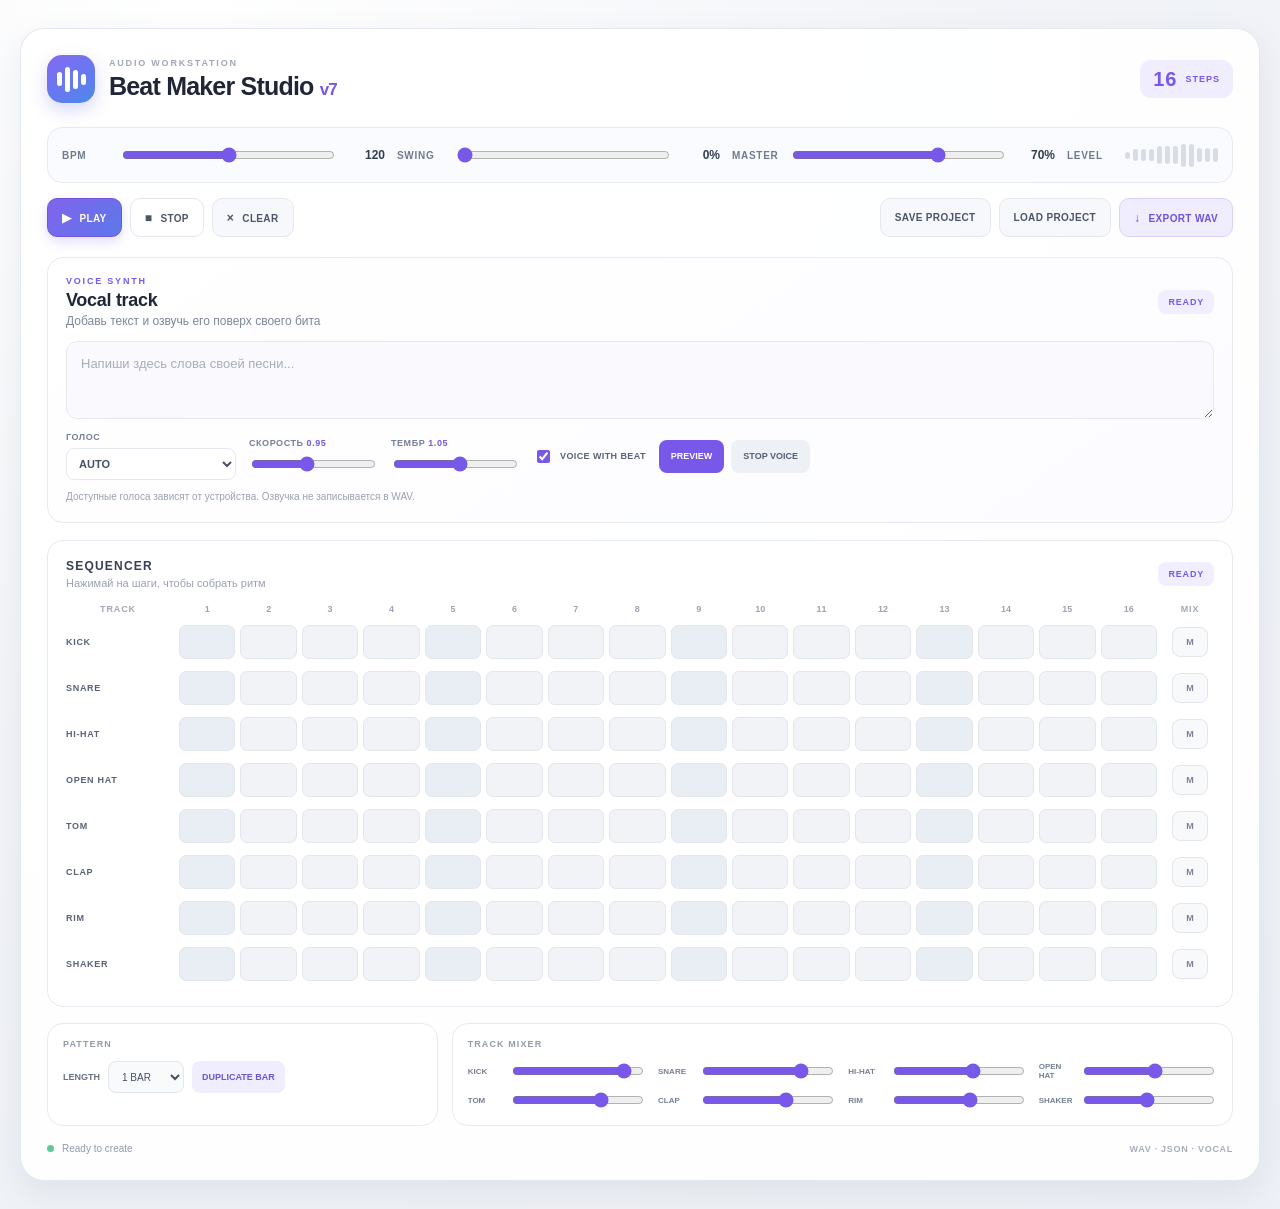
<file: index.html>
<!DOCTYPE html>
<html lang="ru">

<head>
    <meta charset="UTF-8">
    <meta name="viewport" content="width=device-width, initial-scale=1.0, maximum-scale=1.0">
    <meta name="theme-color" content="#f3f5f8">
    <title>Beat Maker Studio v7</title>
    <link rel="stylesheet" href="style.css">
    <link rel="shortcut icon" href="img/logo.png" type="image/x-icon">
</head>

<body>
    <main class="app">
        <header class="header">
            <div class="brand">
                <div class="brand-mark" aria-hidden="true"><span></span><span></span><span></span><span></span></div>
                <div>
                    <div class="eyebrow">AUDIO WORKSTATION</div>
                    <h1>Beat Maker Studio <span>v7</span></h1>
                </div>
            </div>
            <div class="step-counter"><strong id="stepCount">16</strong><span>STEPS</span></div>
        </header>

        <section class="transport">
            <div class="control-group bpm-group"><label for="bpm">BPM</label><input id="bpm" type="range" min="40"
                    max="200" value="120"><output id="bpmValue">120</output></div>
            <div class="control-group"><label for="swing">SWING</label><input id="swing" type="range" min="0" max="100"
                    value="0"><output id="swingValue">0%</output></div>
            <div class="control-group"><label for="volume">MASTER</label><input id="volume" type="range" min="0"
                    max="100" value="70"><output id="volumeValue">70%</output></div>
            <div class="level-wrap"><span>LEVEL</span>
                <div class="level-meter" id="levelMeter">
                    <i></i><i></i><i></i><i></i><i></i><i></i><i></i><i></i><i></i><i></i><i></i><i></i></div>
            </div>
        </section>

        <section class="actions">
            <div class="transport-buttons">
                <button id="playBtn" class="button primary" type="button"><span class="symbol">▶</span> PLAY</button>
                <button id="stopBtn" class="button" type="button"><span class="symbol">■</span> STOP</button>
                <button id="clearBtn" class="button subtle" type="button"><span class="symbol">×</span> CLEAR</button>
            </div>
            <div class="file-buttons">
                <button id="saveBtn" class="button subtle" type="button">SAVE PROJECT</button>
                <button id="loadBtn" class="button subtle" type="button">LOAD PROJECT</button>
                <button id="downloadBtn" class="button export" type="button"><span class="symbol">↓</span> EXPORT
                    WAV</button>
                <input type="file" id="fileInput" accept=".json,application/json" hidden>
            </div>
        </section>

        <section class="vocal-panel">
            <div class="vocal-heading">
                <div>
                    <div class="eyebrow accent">VOICE SYNTH</div>
                    <h2>Vocal track</h2>
                    <p>Добавь текст и озвучь его поверх своего бита</p>
                </div>
                <div class="vocal-status" id="vocalStatus">READY</div>
            </div>
            <textarea id="vocalText" maxlength="500" placeholder="Напиши здесь слова своей песни..."></textarea>
            <div class="vocal-controls">
                <label class="vocal-option voice-choice"><span>ГОЛОС</span><select id="vocalVoice">
                        <option value="">AUTO</option>
                    </select></label>
                <label class="vocal-option"><span>СКОРОСТЬ <output id="vocalRateValue">0.95</output></span><input
                        id="vocalRate" type="range" min="0.75" max="1.2" step="0.05" value="0.95"></label>
                <label class="vocal-option"><span>ТЕМБР <output id="vocalPitchValue">1.05</output></span><input
                        id="vocalPitch" type="range" min="0.75" max="1.3" step="0.05" value="1.05"></label>
                <label class="vocal-toggle"><input type="checkbox" id="vocalWithBeat" checked><span>VOICE WITH
                        BEAT</span></label>
                <div class="vocal-buttons"><button id="vocalPreviewBtn" class="vocal-preview"
                        type="button">PREVIEW</button><button id="vocalStopBtn" class="vocal-stop" type="button">STOP
                        VOICE</button></div>
            </div>
            <p class="vocal-note" id="vocalNote">Голос зависит от голосов, доступных в браузере или устройстве.</p>
        </section>

        <section class="sequencer-panel">
            <div class="panel-heading">
                <div>
                    <h2>SEQUENCER</h2>
                    <p>Нажимай на шаги, чтобы собрать ритм</p>
                </div>
                <div class="pattern-state" id="patternState">READY</div>
            </div>
            <div class="sequencer-scroll">
                <div class="sequencer" id="sequencer">
                    <div class="step-header">
                        <div class="track-heading">TRACK</div>
                        <div class="step-numbers" id="stepNumbers"></div>
                        <div class="track-action-heading">MIX</div>
                    </div>
                    <div class="pads" id="pads"></div>
                </div>
            </div>
        </section>

        <section class="bottom-grid">
            <div class="mini-panel pattern-panel">
                <div class="mini-title">PATTERN</div>
                <div class="pattern-controls"><label for="bars">LENGTH</label><select id="bars">
                        <option value="1">1 BAR</option>
                        <option value="2">2 BARS</option>
                        <option value="4">4 BARS</option>
                    </select><button id="duplicateBtn" class="small-button" type="button">DUPLICATE BAR</button></div>
            </div>
            <div class="mini-panel mixer-panel">
                <div class="mini-title">TRACK MIXER</div>
                <div id="mixer" class="mixer"></div>
            </div>
        </section>

        <footer class="info"><span class="status-dot"></span><span id="statusText">Ready to create</span><span
                class="info-shortcut">WAV · JSON · VOCAL</span></footer>
    </main>
    <script src="script.js"></script>
</body>

</html>
</file>
<file: style.css>
:root {
    --page: #f2f4f8;
    --surface: #ffffff;
    --ink: #202637;
    --muted: #7e8798;
    --line: #e7eaf0;
    --purple: #7758e8;
    --purple-soft: #eeeaff;
    --blue: #3988ee;
    --dark: #252a38;
    --shadow: 0 12px 34px rgba(36, 45, 68, .08);
}

* {
    box-sizing: border-box;
}

html {
    min-width: 320px;
    background: var(--page);
}

body {
    margin: 0;
    padding: 28px 18px;
    min-width: 320px;
    min-height: 100vh;
    background: radial-gradient(circle at 15% 0%, #ffffff 0, #f2f4f8 48%, #edf0f6 100%);
    color: var(--ink);
    font-family: -apple-system, BlinkMacSystemFont, "Segoe UI", Arial, sans-serif;
}

button,
input,
select,
textarea {
    font: inherit;
}

button {
    -webkit-tap-highlight-color: transparent;
}

.app {
    width: 100%;
    max-width: 1240px;
    margin: 0 auto;
    padding: 26px;
    background: rgba(255, 255, 255, .92);
    border: 1px solid rgba(226, 230, 239, .9);
    border-radius: 24px;
    box-shadow: var(--shadow);
}

.header,
.brand,
.transport,
.actions,
.transport-buttons,
.file-buttons,
.panel-heading,
.vocal-heading,
.vocal-controls,
.pattern-controls,
.info {
    display: flex;
    align-items: center;
}

.header {
    justify-content: space-between;
    gap: 16px;
    margin-bottom: 24px;
}

.brand {
    gap: 14px;
    min-width: 0;
}

.brand-mark {
    width: 48px;
    height: 48px;
    flex: 0 0 48px;
    display: flex;
    align-items: center;
    justify-content: center;
    gap: 3px;
    border-radius: 15px;
    background: linear-gradient(145deg, #8568f3, #4d88ed);
    box-shadow: 0 7px 17px rgba(105, 103, 229, .25);
}

.brand-mark span {
    width: 5px;
    border-radius: 4px;
    background: #fff;
}

.brand-mark span:nth-child(1) {
    height: 14px;
}

.brand-mark span:nth-child(2) {
    height: 25px;
}

.brand-mark span:nth-child(3) {
    height: 19px;
}

.brand-mark span:nth-child(4) {
    height: 11px;
}

.eyebrow {
    color: #a0a7b4;
    font-size: 9px;
    font-weight: 800;
    letter-spacing: 1.8px;
}

.eyebrow.accent {
    color: var(--purple);
}

h1 {
    margin: 4px 0 0;
    color: #202637;
    font-size: 25px;
    line-height: 1.15;
    letter-spacing: -.8px;
}

h1 span {
    color: var(--purple);
    font-size: 17px;
    font-weight: 700;
    white-space: nowrap;
}

.step-counter {
    display: flex;
    align-items: center;
    gap: 8px;
    padding: 9px 13px;
    border-radius: 11px;
    background: #f0edff;
    color: var(--purple);
    font-size: 9px;
    font-weight: 800;
    letter-spacing: 1px;
}

.step-counter strong {
    font-size: 20px;
    line-height: 1;
}

.transport {
    flex-wrap: wrap;
    gap: 12px;
    padding: 14px;
    border: 1px solid var(--line);
    border-radius: 15px;
    background: #fafbfe;
}

.control-group {
    display: flex;
    align-items: center;
    gap: 10px;
    min-width: 180px;
    flex: 1 1 180px;
}

.control-group label,
.level-wrap>span {
    min-width: 48px;
    color: #707a8d;
    font-size: 10px;
    font-weight: 800;
    letter-spacing: .7px;
}

.control-group input {
    width: 100%;
    min-width: 60px;
    accent-color: var(--purple);
}

.control-group output {
    min-width: 38px;
    color: #343d50;
    text-align: right;
    font-size: 12px;
    font-weight: 800;
}

.level-wrap {
    display: flex;
    align-items: center;
    gap: 10px;
    min-width: 130px;
}

.level-meter {
    height: 26px;
    display: flex;
    align-items: center;
    gap: 3px;
}

.level-meter i {
    display: block;
    width: 5px;
    height: 7px;
    border-radius: 4px;
    background: #d8dce5;
}

.level-meter i:nth-child(2),
.level-meter i:nth-child(3),
.level-meter i:nth-child(4) {
    height: 12px;
}

.level-meter i:nth-child(5),
.level-meter i:nth-child(6),
.level-meter i:nth-child(7) {
    height: 18px;
}

.level-meter i:nth-child(8),
.level-meter i:nth-child(9) {
    height: 23px;
}

.level-meter i:nth-child(10),
.level-meter i:nth-child(11),
.level-meter i:nth-child(12) {
    height: 14px;
}

.level-meter i.active {
    background: linear-gradient(180deg, #8d70f3, #4d91ed);
}

.actions {
    justify-content: space-between;
    flex-wrap: wrap;
    gap: 12px;
    margin: 15px 0 20px;
}

.transport-buttons,
.file-buttons {
    flex-wrap: wrap;
    gap: 8px;
}

.button {
    min-height: 39px;
    padding: 0 14px;
    border: 1px solid #e4e7ee;
    border-radius: 10px;
    background: #fff;
    color: #4b5569;
    font-size: 10px;
    font-weight: 800;
    letter-spacing: .35px;
    cursor: pointer;
    transition: transform .12s ease, box-shadow .12s ease, background .12s ease;
}

.button:hover {
    transform: translateY(-1px);
    box-shadow: 0 5px 12px rgba(40, 48, 70, .08);
}

.button:active {
    transform: translateY(0);
}

.button:disabled {
    opacity: .5;
    cursor: default;
    transform: none;
}

.button .symbol {
    margin-right: 5px;
    font-size: 12px;
}

.button.primary {
    border-color: #7154df;
    background: linear-gradient(135deg, #8063ed, #5d78e9);
    color: #fff;
    box-shadow: 0 5px 12px rgba(111, 93, 226, .2);
}

.button.subtle {
    background: #f7f8fb;
}

.button.export {
    border-color: #d9d2ff;
    background: #f0edff;
    color: #6f53db;
}

.vocal-panel,
.sequencer-panel,
.mini-panel {
    border: 1px solid var(--line);
    border-radius: 16px;
    background: var(--surface);
}

.vocal-panel {
    padding: 18px;
    margin-bottom: 17px;
    background: linear-gradient(145deg, #fff, #fcfbff);
}

.vocal-heading {
    justify-content: space-between;
    gap: 12px;
    margin-bottom: 13px;
}

.vocal-heading h2 {
    margin: 4px 0 3px;
    font-size: 18px;
    letter-spacing: -.3px;
}

.vocal-heading p {
    margin: 0;
    color: var(--muted);
    font-size: 12px;
}

.vocal-status,
.pattern-state {
    padding: 7px 10px;
    border-radius: 8px;
    background: #f1efff;
    color: var(--purple);
    font-size: 9px;
    font-weight: 800;
    letter-spacing: .8px;
}

#vocalText {
    display: block;
    width: 100%;
    min-height: 78px;
    padding: 12px 14px;
    resize: vertical;
    border: 1px solid #e7e8f0;
    border-radius: 11px;
    outline: none;
    background: #fafafe;
    color: #293246;
    font-family: inherit;
    font-size: 13px;
    line-height: 1.5;
}

#vocalText:focus {
    border-color: #a99af3;
    box-shadow: 0 0 0 3px rgba(119, 88, 232, .08);
}

#vocalText::placeholder {
    color: #a6adba;
}

.vocal-controls {
    flex-wrap: wrap;
    gap: 13px;
    margin-top: 13px;
}

.vocal-option {
    display: flex;
    flex-direction: column;
    gap: 6px;
    min-width: 112px;
    color: #778195;
    font-size: 9px;
    font-weight: 800;
    letter-spacing: .55px;
}

.vocal-option output {
    color: var(--purple);
}

.vocal-option input {
    width: 125px;
    max-width: 100%;
    accent-color: var(--purple);
}

.vocal-option select {
    width: 170px;
    max-width: 100%;
    height: 32px;
    padding: 0 8px;
    border: 1px solid #e6e8ef;
    border-radius: 8px;
    background: #fff;
    color: #465066;
    font-size: 11px;
}

.vocal-toggle {
    display: flex;
    align-items: center;
    gap: 7px;
    color: #596477;
    font-size: 9px;
    font-weight: 800;
    letter-spacing: .4px;
}

.vocal-toggle input {
    accent-color: var(--purple);
}

.vocal-buttons {
    display: flex;
    flex-wrap: wrap;
    gap: 7px;
}

.vocal-buttons button {
    min-height: 33px;
    padding: 0 12px;
    border: 0;
    border-radius: 8px;
    background: var(--purple);
    color: #fff;
    font-size: 9px;
    font-weight: 800;
    cursor: pointer;
}

.vocal-buttons .vocal-stop {
    background: #edf0f5;
    color: #566176;
}

.vocal-note {
    margin: 10px 0 0;
    color: #9aa2b0;
    font-size: 10px;
    line-height: 1.4;
}

.sequencer-panel {
    padding: 18px;
}

.panel-heading {
    justify-content: space-between;
    gap: 12px;
    margin-bottom: 15px;
}

.panel-heading h2 {
    margin: 0 0 4px;
    color: #374055;
    font-size: 12px;
    letter-spacing: 1.2px;
}

.panel-heading p {
    margin: 0;
    color: #9aa2b0;
    font-size: 11px;
}

.sequencer-scroll {
    overflow-x: auto;
    padding-bottom: 5px;
    -webkit-overflow-scrolling: touch;
}

.sequencer {
    min-width: 760px;
}

.step-header,
.pad-row {
    display: grid;
    grid-template-columns: 104px minmax(0, 1fr) 48px;
    gap: 9px;
    align-items: center;
}

.step-header {
    margin-bottom: 8px;
}

.track-heading,
.track-action-heading {
    color: #a1a8b5;
    font-size: 9px;
    font-weight: 800;
    letter-spacing: .9px;
    text-align: center;
}

.step-numbers {
    display: grid;
    grid-template-columns: repeat(var(--steps), minmax(22px, 1fr));
    gap: 5px;
}

.step-num {
    color: #9ca4b2;
    font-size: 9px;
    font-weight: 700;
    text-align: center;
}

.pads {
    display: flex;
    flex-direction: column;
    gap: 7px;
}

.pad-row {
    min-height: 39px;
}

.pad-label {
    overflow: hidden;
    color: #596276;
    font-size: 9px;
    font-weight: 800;
    letter-spacing: .7px;
    text-overflow: ellipsis;
    white-space: nowrap;
}

.pad-group {
    display: grid;
    grid-template-columns: repeat(var(--steps), minmax(22px, 1fr));
    gap: 5px;
}

.pad {
    width: 100%;
    height: 34px;
    min-width: 0;
    border: 1px solid #e2e6ed;
    border-radius: 7px;
    background: #f1f3f7;
    cursor: pointer;
    transition: background .1s ease, border-color .1s ease, transform .1s ease;
    -webkit-tap-highlight-color: transparent;
}

.pad:nth-child(4n+1) {
    background: #e9edf4;
}

.pad.active {
    border-color: #6e8fe8;
    background: linear-gradient(135deg, #8c72ee, #4c98e9);
    box-shadow: 0 2px 7px rgba(93, 117, 225, .22);
}

.pad.playing {
    outline: 2px solid #a998f4;
    outline-offset: 1px;
    transform: translateY(-1px);
}

.pad:hover {
    border-color: #a9b1c1;
}

.track-mute {
    width: 36px;
    height: 30px;
    justify-self: center;
    border: 1px solid #e3e6ed;
    border-radius: 8px;
    background: #f8f9fb;
    color: #788195;
    font-size: 9px;
    font-weight: 800;
    cursor: pointer;
}

.track-mute.muted {
    border-color: #f0c8ca;
    background: #fff0f0;
    color: #d06c72;
}

.bottom-grid {
    display: grid;
    grid-template-columns: minmax(220px, .8fr) minmax(360px, 1.6fr);
    gap: 14px;
    margin-top: 16px;
}

.mini-panel {
    min-width: 0;
    padding: 15px;
}

.mini-title {
    margin-bottom: 12px;
    color: #929bab;
    font-size: 9px;
    font-weight: 800;
    letter-spacing: 1.1px;
}

.pattern-controls {
    flex-wrap: wrap;
    gap: 8px;
}

.pattern-controls label {
    color: #697386;
    font-size: 9px;
    font-weight: 800;
}

.pattern-controls select {
    height: 32px;
    padding: 0 9px;
    border: 1px solid #e2e6ed;
    border-radius: 8px;
    background: #f9fafc;
    color: #465066;
    font-size: 10px;
}

.small-button {
    height: 32px;
    padding: 0 10px;
    border: 0;
    border-radius: 8px;
    background: #f0edff;
    color: #6d55d5;
    font-size: 9px;
    font-weight: 800;
    cursor: pointer;
}

.mixer {
    display: grid;
    grid-template-columns: repeat(4, minmax(0, 1fr));
    gap: 9px 12px;
}

.mixer-channel {
    display: flex;
    align-items: center;
    gap: 7px;
    min-width: 0;
}

.mixer-channel span {
    width: 48px;
    overflow: hidden;
    color: #758093;
    font-size: 8px;
    font-weight: 800;
    text-overflow: ellipsis;
}

.mixer-channel input {
    width: 100%;
    min-width: 35px;
    accent-color: var(--purple);
}

.info {
    gap: 8px;
    margin-top: 17px;
    color: #929aaa;
    font-size: 10px;
}

.status-dot {
    width: 7px;
    height: 7px;
    border-radius: 50%;
    background: #60c99b;
}

.info-shortcut {
    margin-left: auto;
    color: #a6adba;
    font-size: 9px;
    font-weight: 700;
    letter-spacing: .7px;
}

@media (max-width: 820px) {
    body {
        padding: 14px 10px;
    }

    .app {
        padding: 16px;
        border-radius: 19px;
    }

    .transport {
        gap: 12px;
    }

    .control-group {
        flex-basis: calc(50% - 8px);
    }

    .level-wrap {
        margin-left: auto;
    }

    .actions {
        align-items: flex-start;
    }

    .bottom-grid {
        grid-template-columns: 1fr;
    }

    .mixer {
        grid-template-columns: repeat(4, minmax(0, 1fr));
    }
}

@media (max-width: 560px) {
    body {
        padding: 8px 6px;
    }

    .app {
        padding: 12px;
        border-radius: 16px;
    }

    .header {
        margin-bottom: 16px;
    }

    .brand {
        gap: 9px;
    }

    .brand-mark {
        width: 39px;
        height: 39px;
        flex-basis: 39px;
        border-radius: 12px;
    }

    h1 {
        font-size: 18px;
    }

    h1 span {
        font-size: 13px;
    }

    .eyebrow {
        font-size: 8px;
    }

    .step-counter {
        padding: 7px 9px;
    }

    .step-counter strong {
        font-size: 17px;
    }

    .transport {
        padding: 11px;
    }

    .control-group {
        min-width: 130px;
        gap: 7px;
    }

    .control-group label {
        min-width: 42px;
        font-size: 9px;
    }

    .level-wrap {
        width: 100%;
    }

    .actions {
        margin: 12px 0 15px;
    }

    .transport-buttons,
    .file-buttons {
        width: 100%;
    }

    .button {
        flex: 1 1 auto;
        min-height: 36px;
        padding: 0 9px;
        font-size: 9px;
    }

    .vocal-panel,
    .sequencer-panel {
        padding: 13px;
    }

    .vocal-heading h2 {
        font-size: 16px;
    }

    .vocal-heading p {
        max-width: 230px;
        font-size: 10px;
    }

    .vocal-controls {
        gap: 10px;
    }

    .vocal-option {
        flex: 1 1 110px;
    }

    .vocal-option select {
        width: 100%;
    }

    .vocal-option input {
        width: 100%;
    }

    .vocal-toggle {
        flex: 1 1 100%;
    }

    .vocal-buttons {
        width: 100%;
    }

    .vocal-buttons button {
        flex: 1;
    }

    .sequencer {
        min-width: 700px;
    }

    .step-header,
    .pad-row {
        grid-template-columns: 82px minmax(0, 1fr) 40px;
        gap: 7px;
    }

    .pad {
        height: 31px;
    }

    .step-numbers,
    .pad-group {
        gap: 4px;
    }

    .mixer {
        grid-template-columns: repeat(2, minmax(0, 1fr));
    }

    .info {
        flex-wrap: wrap;
    }
}

@media (prefers-reduced-motion: reduce) {

    *,
    *:before,
    *:after {
        transition: none !important;
        animation: none !important;
    }
}
</file>
